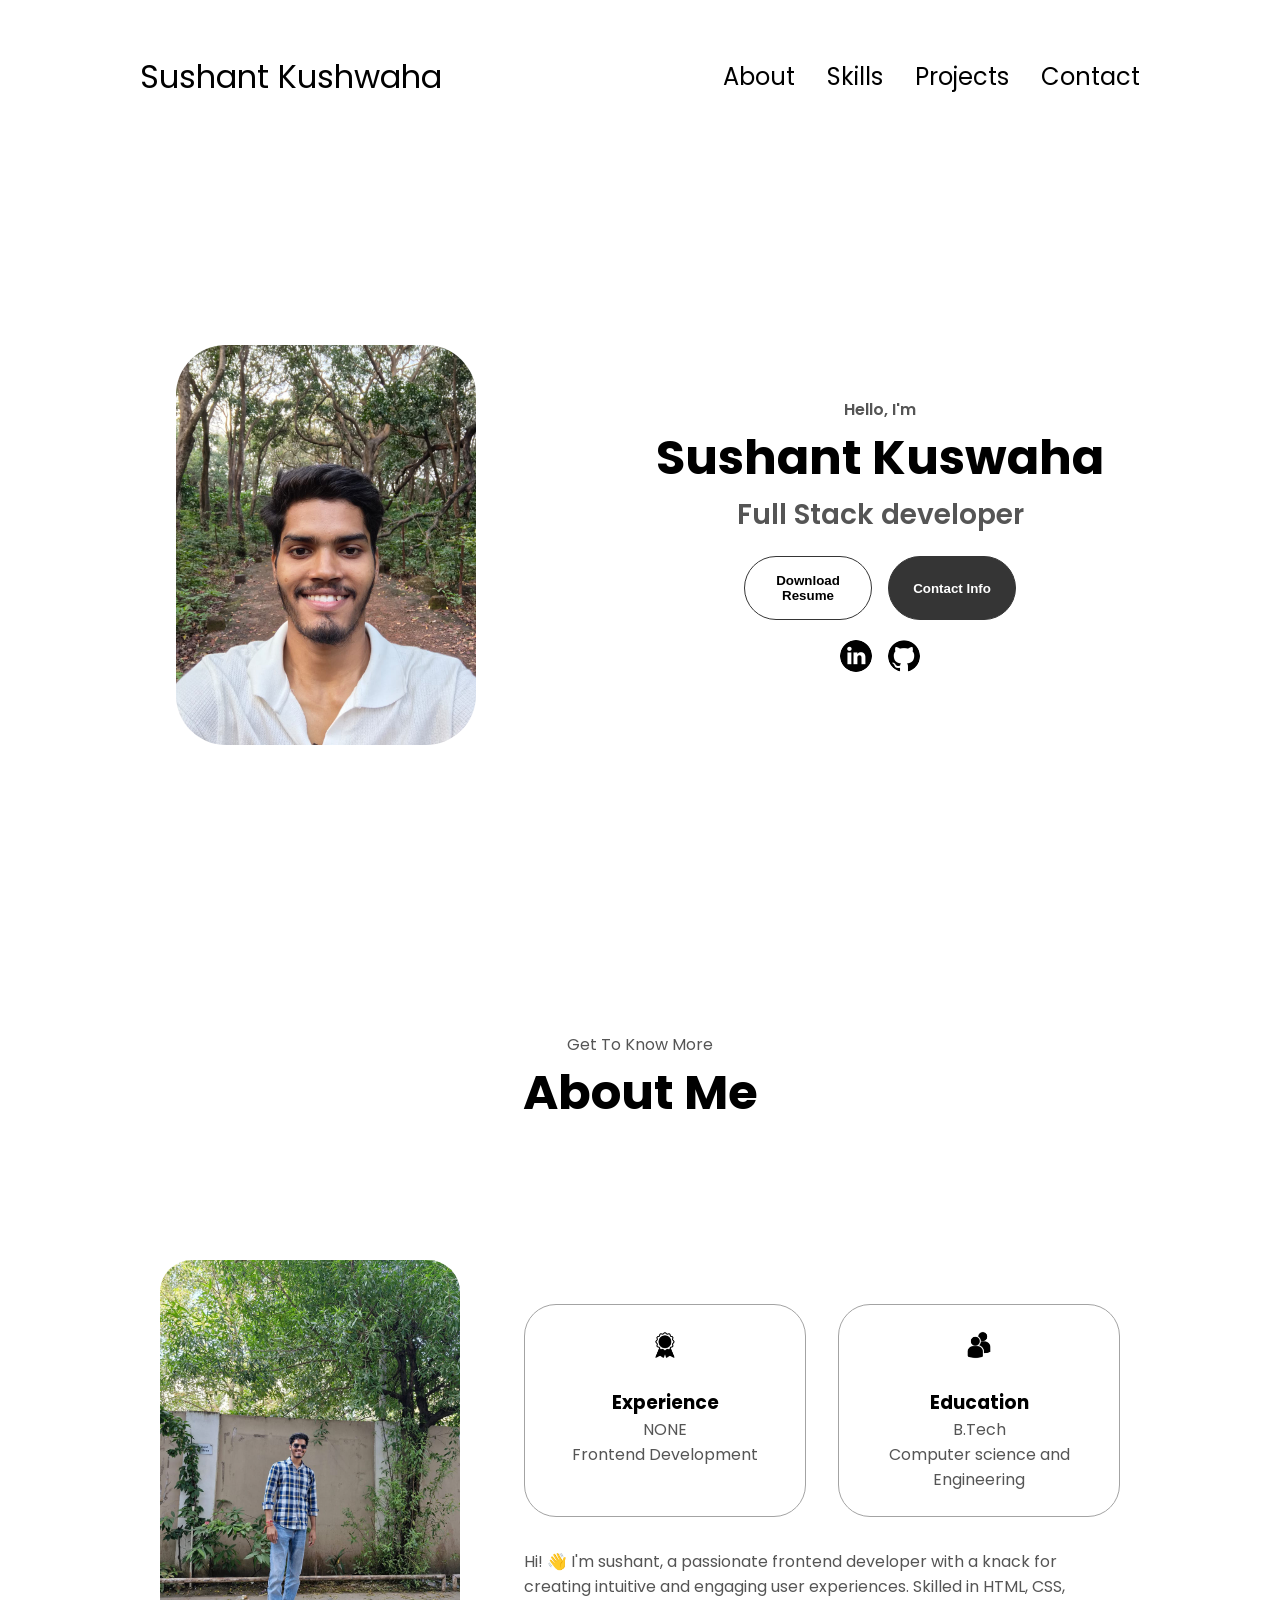
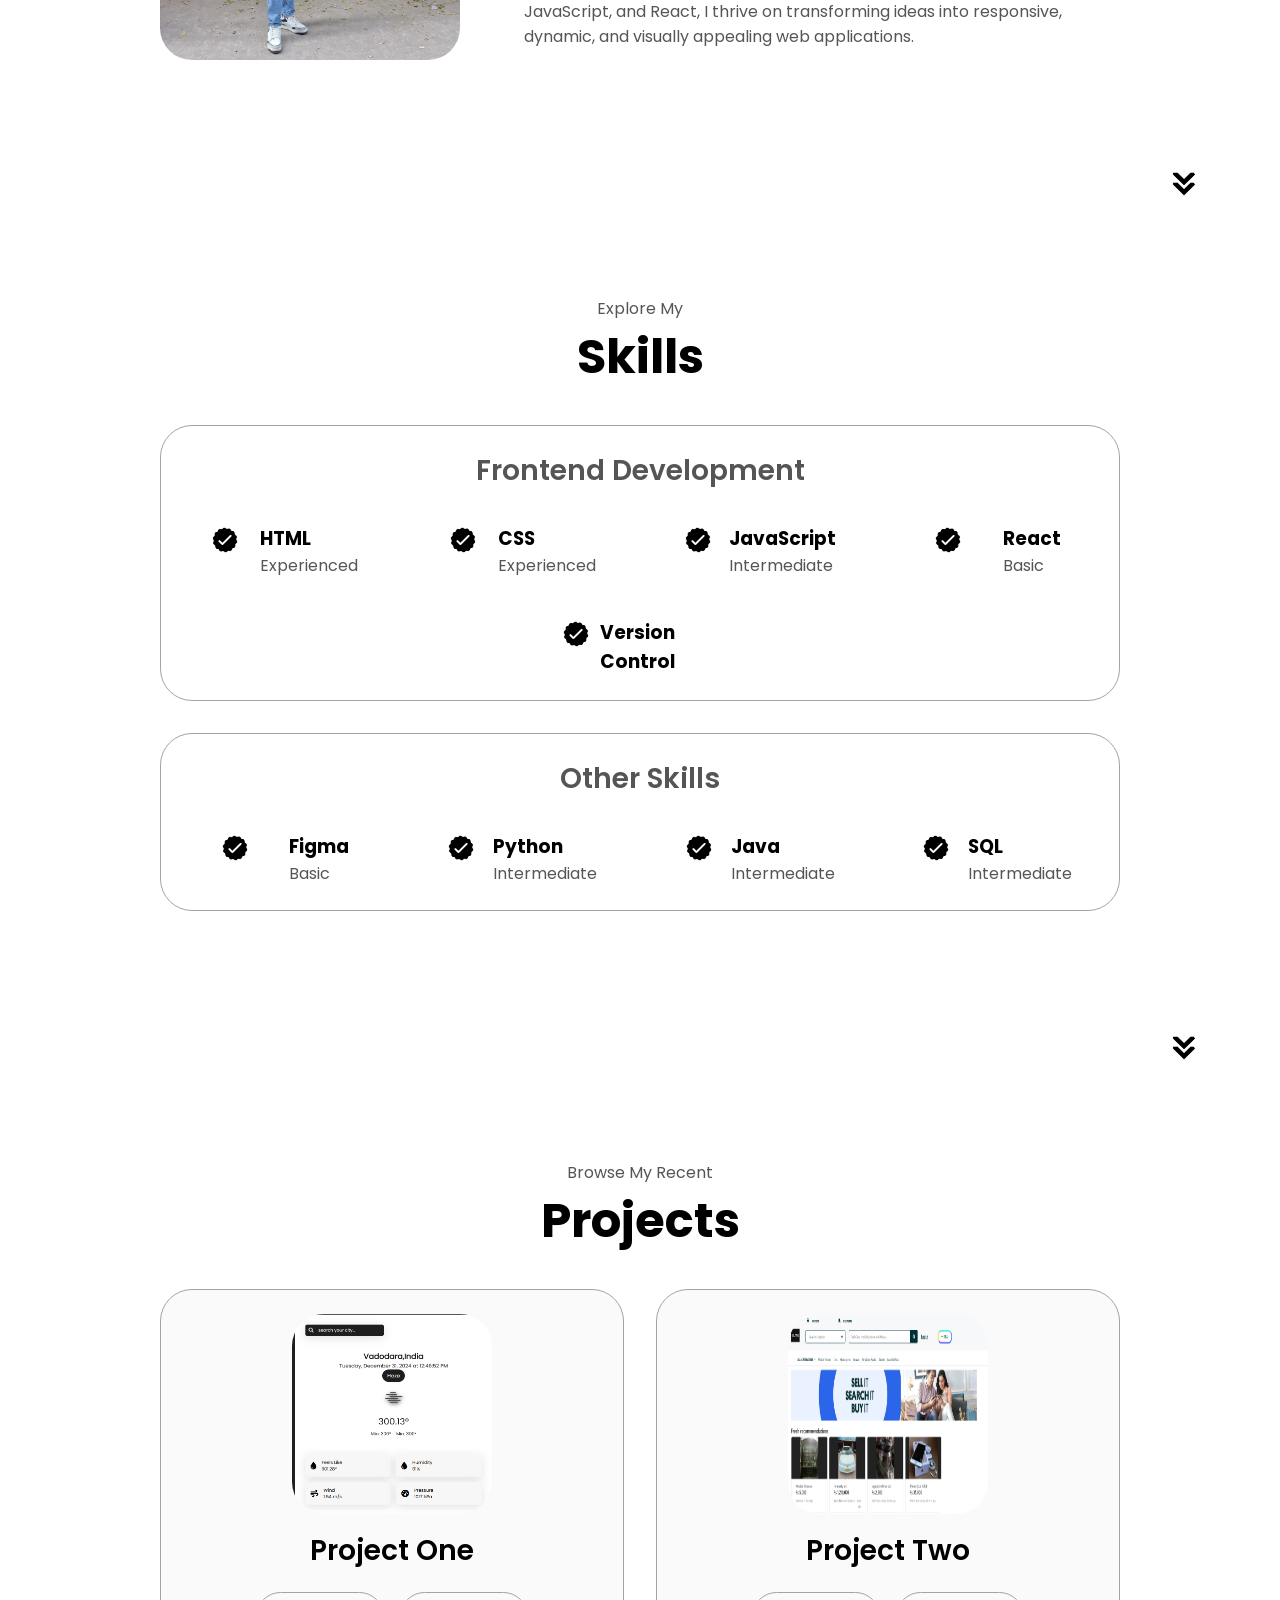
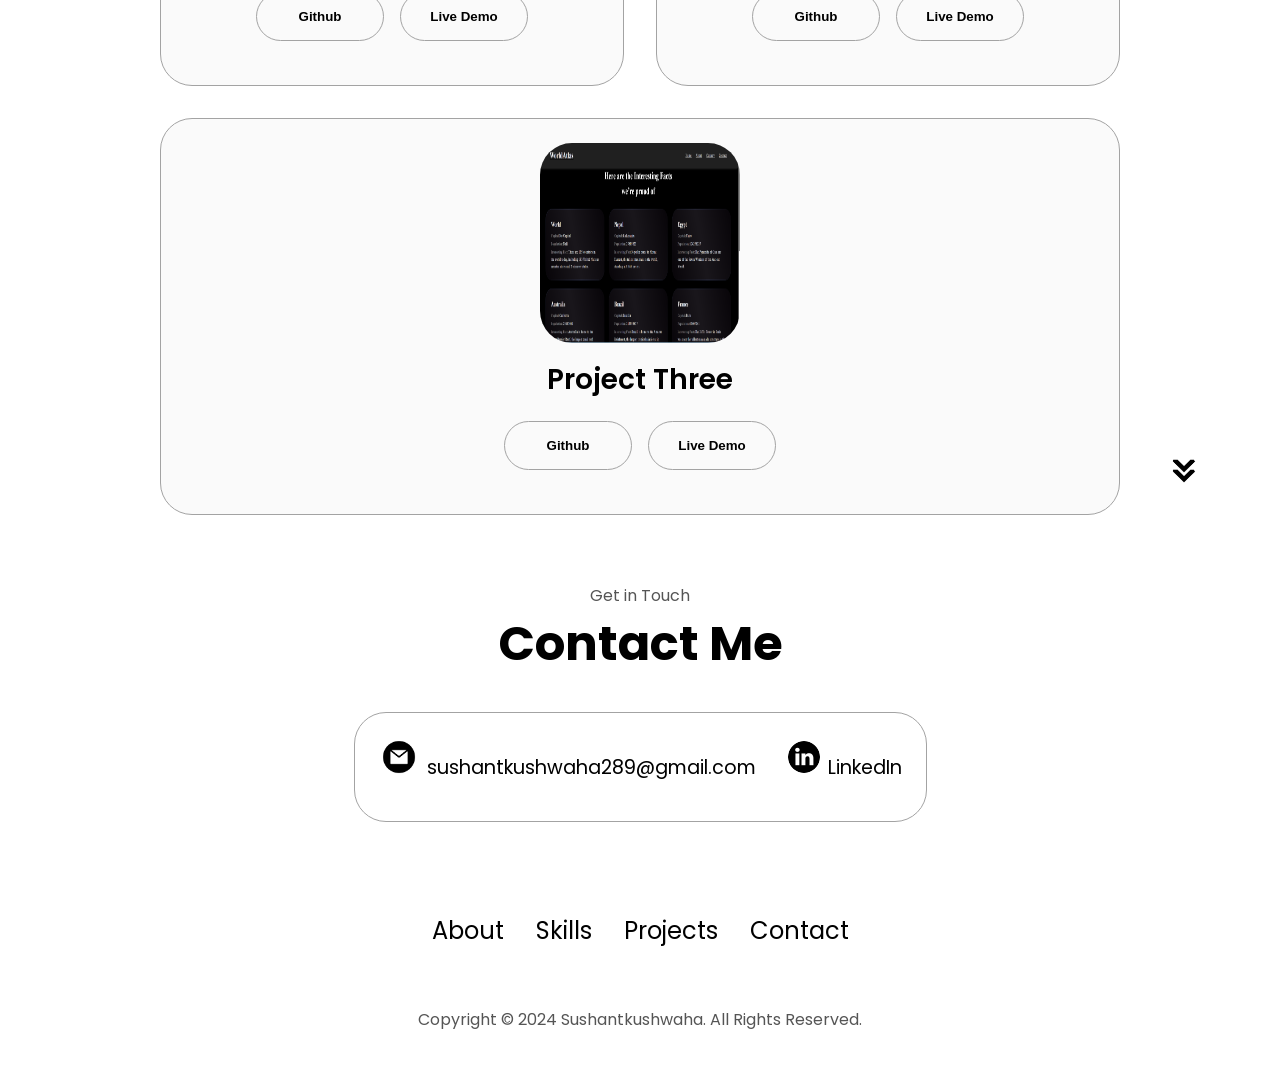
<file: index.html>
<!DOCTYPE html>
<html lang="en">
  <head>
    <meta charset="UTF-8" />
    <meta http-equiv="X-UA-Compatible" content="IE=edge" />
    <meta name="viewport" content="width=device-width, initial-scale=1.0" />
    <title>My Portfolio</title>
    <link rel="stylesheet" href="style.css" />
    <link rel="stylesheet" href="mediaqueries.css" />
  </head>
  <body>
    <nav id="desktop-nav">
      <div class="logo">Sushant Kushwaha</div>
      <div>
        <ul class="nav-links">
          <li><a href="#about">About</a></li>
          <li><a href="#experience">Skills</a></li>
          <li><a href="#projects">Projects</a></li>
          <li><a href="#contact">Contact</a></li>
        </ul>
      </div>
    </nav>
    <nav id="hamburger-nav">
      <div class="logo">Sushant Kushwaha</div>
      <div class="hamburger-menu">
        <div class="hamburger-icon" onclick="toggleMenu()">
          <span></span>
          <span></span>
          <span></span>
        </div>
        <div class="menu-links">
          <li><a href="#about" onclick="toggleMenu()">About</a></li>
          <li><a href="#experience" onclick="toggleMenu()">Experience</a></li>
          <li><a href="#projects" onclick="toggleMenu()">Projects</a></li>
          <li><a href="#contact" onclick="toggleMenu()">Contact</a></li>
        </div>
      </div>
    </nav>
    <section id="profile">
      <div class="section__pic-container">
        <img src="./assets/profilePic.jpg" alt="Sushant profile picture" />
      </div>
      <div class="section__text">
        <p class="section__text__p1">Hello, I'm</p>
        <h1 class="title">Sushant Kuswaha</h1>
        <p class="section__text__p2">Full Stack developer</p>
        <div class="btn-container">
          <button
            class="btn btn-color-2"
            onclick="window.open('./assets/my_resume.pdf')"
          >
            Download Resume
          </button>
          <button class="btn btn-color-1" onclick="location.href='./#contact'">
            Contact Info
          </button>
        </div>
        <div id="socials-container">
          <img
            src="./assets/linkedin.png"
            alt="My LinkedIn profile"
            class="icon"
            onclick="location.href='https://www.linkedin.com/in/sushantkushwaha/'"
          />
          <img
            src="./assets/github.png"
            alt="My Github profile"
            class="icon"
            onclick="location.href='https://github.com/sushantkushwaha28'"
          />
        </div>
      </div>
    </section>
    <section id="about">
      <p class="section__text__p1">Get To Know More</p>
      <h1 class="title">About Me</h1>
      <div class="section-container">
        <div class="section__pic-container">
          <img
            src="./assets/mypic.jpg"
            alt="Profile picture"
            class="about-pic"
          />
        </div>
        <div class="about-details-container">
          <div class="about-containers">
            <div class="details-container">
              <img
                src="./assets/experience.png"
                alt="Experience icon"
                class="icon"
              />
              <h3>Experience</h3>
              <p>NONE <br />Frontend Development</p>
            </div>
            <div class="details-container">
              <img
                src="./assets/education.png"
                alt="Education icon"
                class="icon"
              />
              <h3>Education</h3>
              <p>B.Tech<br/>Computer 
              science and Engineering</p>
            </div>
          </div>
          <div class="text-container">
            <p>
              Hi! 👋 I'm sushant, a passionate frontend developer with a knack for creating intuitive and engaging user experiences. Skilled in HTML, CSS, JavaScript, and React, I thrive on transforming ideas into responsive, dynamic, and visually appealing web applications.
            </p>
          </div>
        </div>
      </div>
      <img
        src="./assets/arrow.png"
        alt="Arrow icon"
        class="icon arrow"
        onclick="location.href='./#experience'"
      />
    </section>
    <section id="experience">
      <p class="section__text__p1">Explore My</p>
      <h1 class="title">Skills</h1>
      <div class="experience-details-container">
        <div class="about-containers">
          <div class="details-container">
            <h2 class="experience-sub-title">Frontend Development</h2>
            <div class="article-container">
              <article>
                <img
                  src="./assets/checkmark.png"
                  alt="Experience icon"
                  class="icon"
                />
                <div>
                  <h3>HTML</h3>
                  <p>Experienced</p>
                </div>
              </article>
              <article>
                <img
                  src="./assets/checkmark.png"
                  alt="Experience icon"
                  class="icon"
                />
                <div>
                  <h3>CSS</h3>
                  <p>Experienced</p>
                </div>
              </article>
              <article>
                <img
                  src="./assets/checkmark.png"
                  alt="Experience icon"
                  class="icon"
                />
                <div>
                  <h3>JavaScript</h3>
                  <p>Intermediate</p>
                </div>
              </article>
              <article>
                <img
                  src="./assets/checkmark.png"
                  alt="Experience icon"
                  class="icon"
                />
                <div>
                  <h3>React</h3>
                  <p>Basic</p>
                </div>
              </article>
              <article>
                <img
                  src="./assets/checkmark.png"
                  alt="Experience icon"
                  class="icon"
                />
                <!-- <div>
                  <h3>TypeScript</h3>
                  <p>Basic</p>
                </div>
              </article>
              <article>
                <img
                  src="./assets/checkmark.png"
                  alt="Experience icon"
                  class="icon"
                />
                <div> -->
                  <h3>Version Control</h3>
                  <!-- <p>Intermediate</p> -->
                </div>
              </article>
            </div>
          </div>
          <div class="details-container">
            <h2 class="experience-sub-title">Other Skills</h2>
            <div class="article-container">
              <article>
                <img
                  src="./assets/checkmark.png"
                  alt="Experience icon"
                  class="icon"
                />
                <div>
                  <h3>Figma</h3>
                  <p>Basic</p>
                </div>
              </article>
              <article>
                <img
                  src="./assets/checkmark.png"
                  alt="Experience icon"
                  class="icon"
                />
                <div>
                  <h3>Python</h3>
                  <p>Intermediate</p>
                </div>
              </article>
              <article>
                <img
                  src="./assets/checkmark.png"
                  alt="Experience icon"
                  class="icon"
                />
                <div>
                  <h3>Java</h3>
                  <p>Intermediate</p>
                </div>
              </article>
              <article>
                <img
                  src="./assets/checkmark.png"
                  alt="Experience icon"
                  class="icon"
                />
                <div>
                  <h3>SQL</h3>
                  <p>Intermediate</p>
                </div>
              </article>
            </div>
          </div>
        </div>
      </div>
      <img
        src="./assets/arrow.png"
        alt="Arrow icon"
        class="icon arrow"
        onclick="location.href='./#projects'"
      />
    </section>
    <section id="projects">
      <p class="section__text__p1">Browse My Recent</p>
      <h1 class="title">Projects</h1>
      <div class="experience-details-container">
        <div class="about-containers">
          <div class="details-container color-container">
            <div class="article-container">
              <img
                src="./assets/weather_api.png"
                alt="Project 1"
                class="project-img"
              />
            </div>
            <h2 class="experience-sub-title project-title">Project One</h2>
            <div class="btn-container">
              <button
                class="btn btn-color-2 project-btn"
                onclick="location.href='https://github.com/sushantkushwaha28/Weather-API.git'"
              >
                Github
              </button>
              <button
                class="btn btn-color-2 project-btn"
                onclick="location.href=''"
              >
                Live Demo
              </button>
            </div>
          </div>
          <div class="details-container color-container">
            <div class="article-container">
              <img
                src="./assets/rental.png"
                alt="Project 2"
                class="project-img"
              />
            </div>
            <h2 class="experience-sub-title project-title">Project Two</h2>
            <div class="btn-container">
              <button
                class="btn btn-color-2 project-btn"
                onclick="location.href='https://github.com/sushantkushwaha28/Rental-Website.git'"
              >
                Github
              </button>
              <button
                class="btn btn-color-2 project-btn"
                onclick="location.href='https://github.com/'"
              >
                Live Demo
              </button>
            </div>
          </div>
          <div class="details-container color-container">
            <div class="article-container">
              <img
                src="./assets/worldatlas.png"
                alt="Project 3"
                class="project-img"
              />
            </div>
            <h2 class="experience-sub-title project-title">Project Three</h2>
            <div class="btn-container">
              <button
                class="btn btn-color-2 project-btn"
                onclick="location.href='https://github.com/sushantkushwaha28/World-Atlas.git'"
              >
                Github
              </button>
              <button
                class="btn btn-color-2 project-btn"
                onclick="location.href='https://github.com/'"
              >
                Live Demo
              </button>
            </div>
          </div>
        </div>
      </div>
      <img
        src="./assets/arrow.png"
        alt="Arrow icon"
        class="icon arrow"
        onclick="location.href='./#contact'"
      />
    </section>
    <section id="contact">
      <p class="section__text__p1">Get in Touch</p>
      <h1 class="title">Contact Me</h1>
      <div class="contact-info-upper-container">
        <div class="contact-info-container">
          <img
            src="./assets/email.png"
            alt="Email icon"
            class="icon contact-icon email-icon"
          />
          <p><a href="">sushantkushwaha289@gmail.com</a></p>
        </div>
        <div class="contact-info-container">
          <img
            src="./assets/linkedin.png"
            alt="LinkedIn icon"
            class="icon contact-icon"
          />
          <p><a href="https://www.linkedin.com/in/sushantkushwaha/">LinkedIn</a></p>
        </div>
      </div>
    </section>
    <footer>
      <nav>
        <div class="nav-links-container">
          <ul class="nav-links">
            <li><a href="#about">About</a></li>
            <li><a href="#experience">Skills</a></li>
            <li><a href="#projects">Projects</a></li>
            <li><a href="#contact">Contact</a></li>
          </ul>
        </div>
      </nav>
      <p>Copyright &#169; 2024 Sushantkushwaha. All Rights Reserved.</p>
    </footer>
    <script src="script.js"></script>
  </body>
</html>
</file>
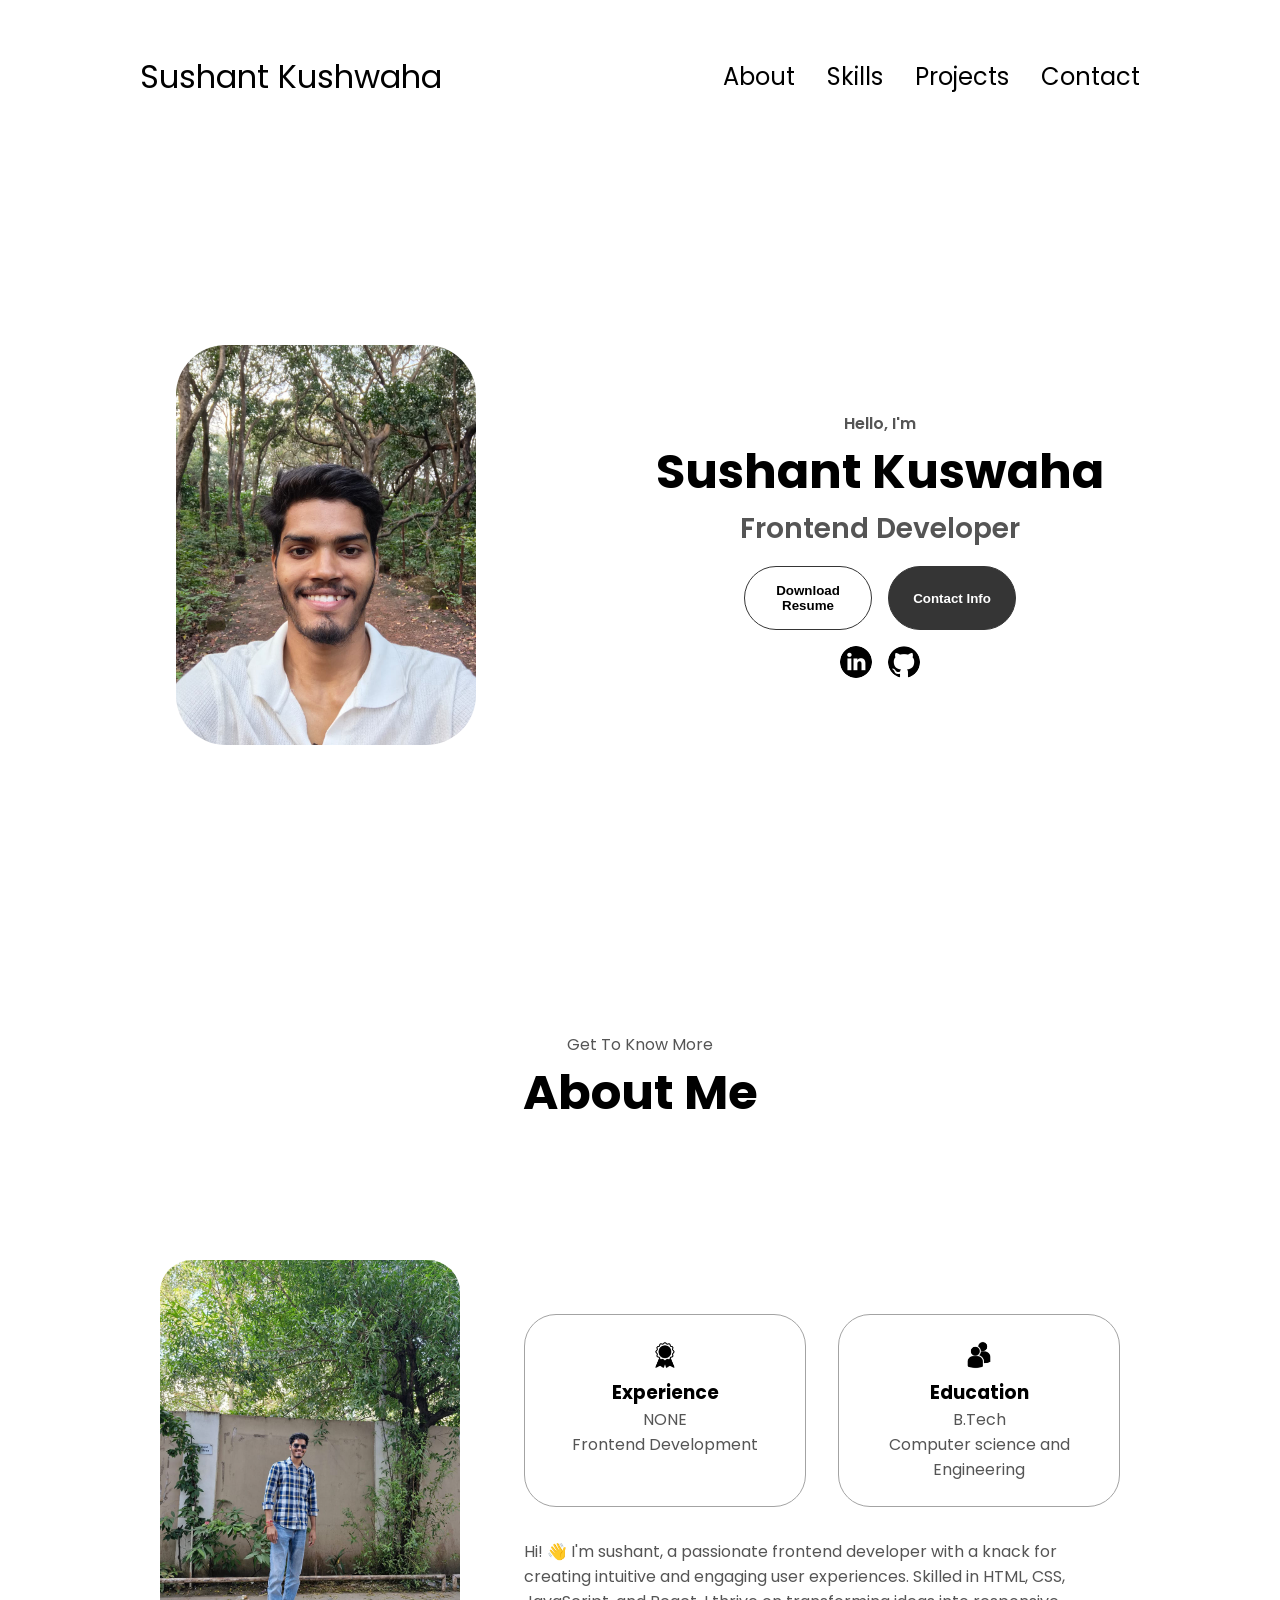
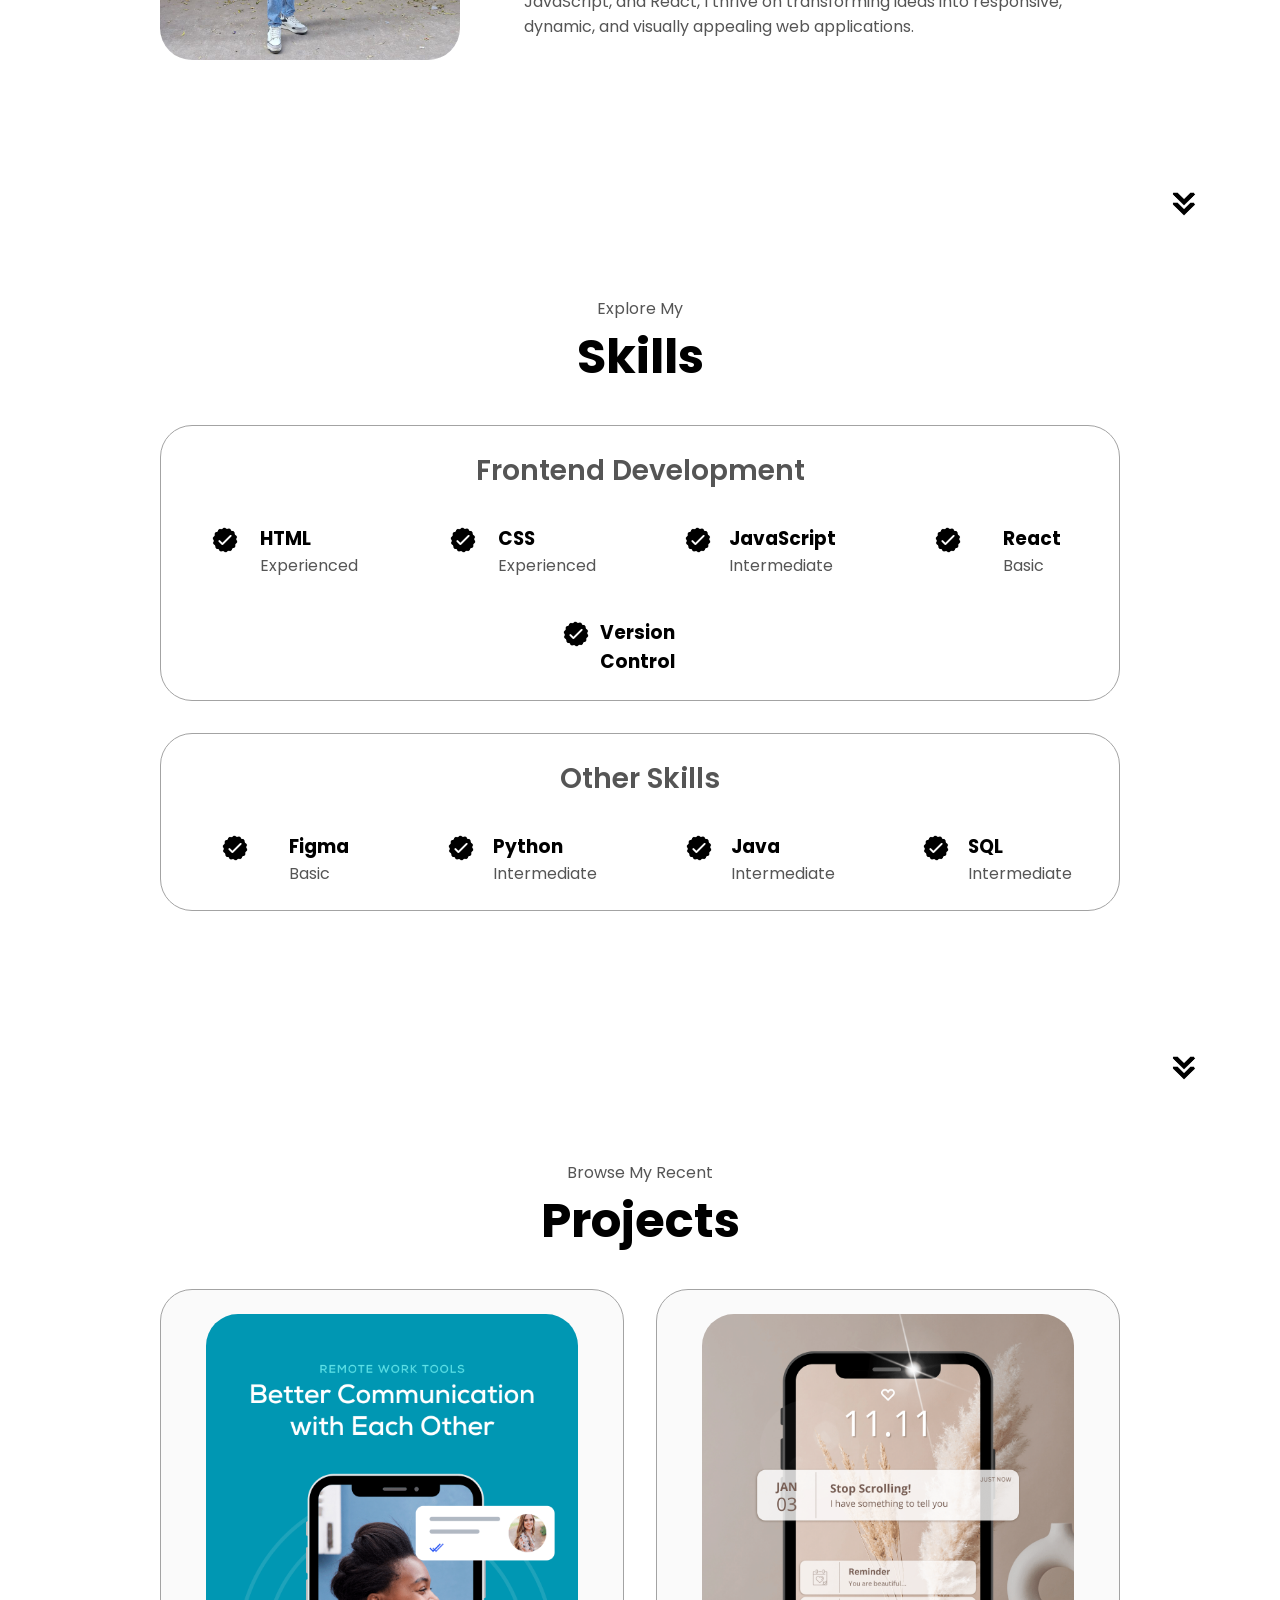
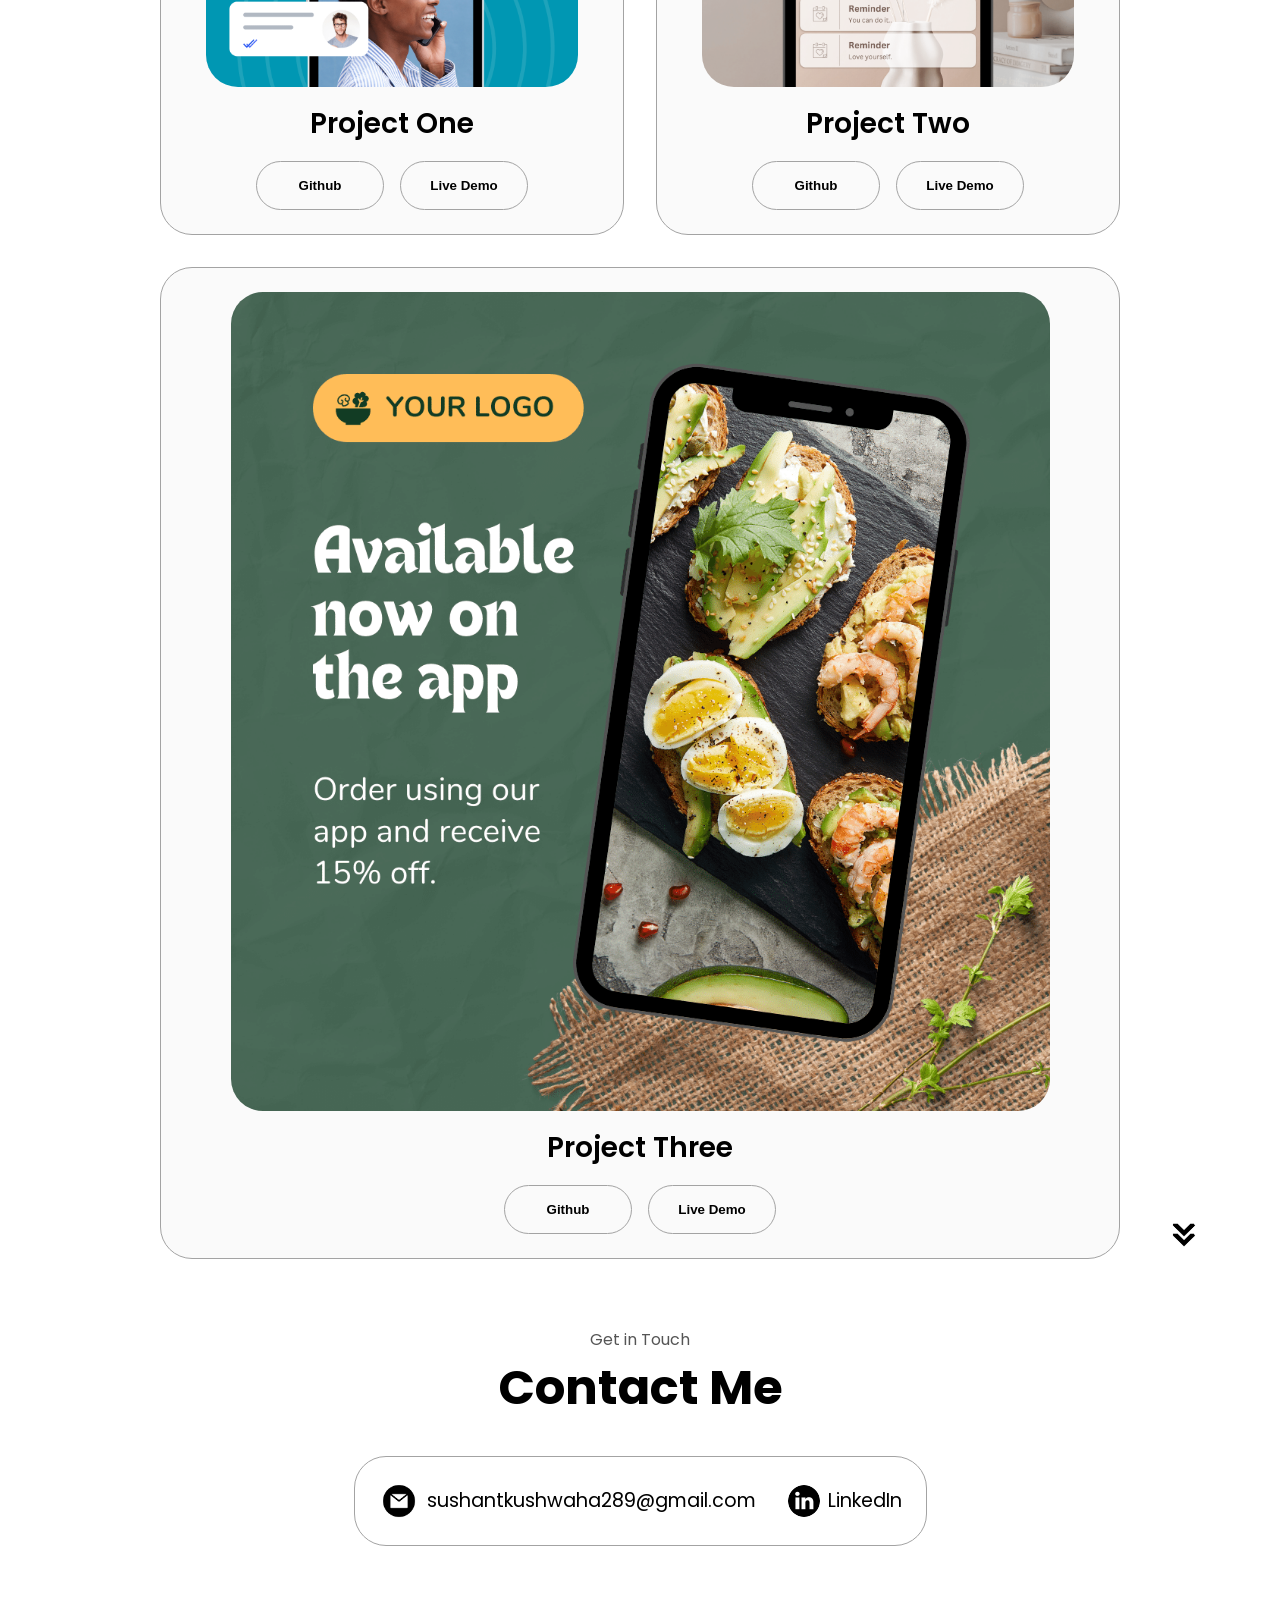
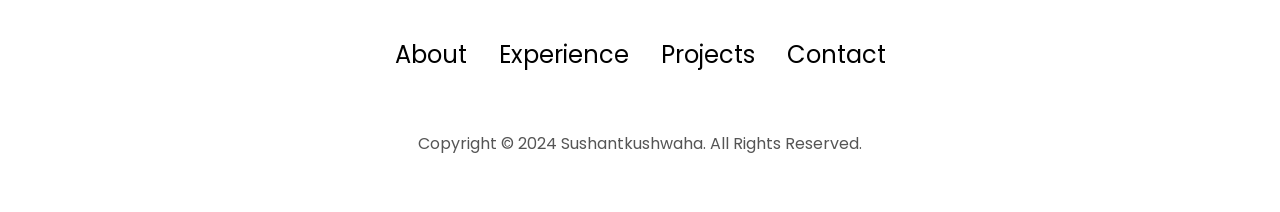
<file: myPortfolio/index.html>
<!DOCTYPE html>
<html lang="en">
  <head>
    <meta charset="UTF-8" />
    <meta http-equiv="X-UA-Compatible" content="IE=edge" />
    <meta name="viewport" content="width=device-width, initial-scale=1.0" />
    <title>My Portfolio</title>
    <link rel="stylesheet" href="style.css" />
    <link rel="stylesheet" href="mediaqueries.css" />
  </head>
  <body>
    <nav id="desktop-nav">
      <div class="logo">Sushant Kushwaha</div>
      <div>
        <ul class="nav-links">
          <li><a href="#about">About</a></li>
          <li><a href="#experience">Skills</a></li>
          <li><a href="#projects">Projects</a></li>
          <li><a href="#contact">Contact</a></li>
        </ul>
      </div>
    </nav>
    <nav id="hamburger-nav">
      <div class="logo">Sushant Kushwaha</div>
      <div class="hamburger-menu">
        <div class="hamburger-icon" onclick="toggleMenu()">
          <span></span>
          <span></span>
          <span></span>
        </div>
        <div class="menu-links">
          <li><a href="#about" onclick="toggleMenu()">About</a></li>
          <li><a href="#experience" onclick="toggleMenu()">Experience</a></li>
          <li><a href="#projects" onclick="toggleMenu()">Projects</a></li>
          <li><a href="#contact" onclick="toggleMenu()">Contact</a></li>
        </div>
      </div>
    </nav>
    <section id="profile">
      <div class="section__pic-container">
        <img src="./assets/profilePic.jpg" alt="Sushant profile picture" />
      </div>
      <div class="section__text">
        <p class="section__text__p1">Hello, I'm</p>
        <h1 class="title">Sushant Kuswaha</h1>
        <p class="section__text__p2">Frontend Developer</p>
        <div class="btn-container">
          <button
            class="btn btn-color-2"
            onclick="window.open('./assets/Myresume.pdf')"
          >
            Download Resume
          </button>
          <button class="btn btn-color-1" onclick="location.href='./#contact'">
            Contact Info
          </button>
        </div>
        <div id="socials-container">
          <img
            src="./assets/linkedin.png"
            alt="My LinkedIn profile"
            class="icon"
            onclick="location.href='https://www.linkedin.com/in/sushantkushwaha/'"
          />
          <img
            src="./assets/github.png"
            alt="My Github profile"
            class="icon"
            onclick="location.href='https://github.com/sushantkushwaha28'"
          />
        </div>
      </div>
    </section>
    <section id="about">
      <p class="section__text__p1">Get To Know More</p>
      <h1 class="title">About Me</h1>
      <div class="section-container">
        <div class="section__pic-container">
          <img
            src="./assets/mypic.jpg"
            alt="Profile picture"
            class="about-pic"
          />
        </div>
        <div class="about-details-container">
          <div class="about-containers">
            <div class="details-container">
              <img
                src="./assets/experience.png"
                alt="Experience icon"
                class="icon"
              />
              <h3>Experience</h3>
              <p>NONE <br />Frontend Development</p>
            </div>
            <div class="details-container">
              <img
                src="./assets/education.png"
                alt="Education icon"
                class="icon"
              />
              <h3>Education</h3>
              <p>B.Tech<br/>Computer 
              science and Engineering</p>
            </div>
          </div>
          <div class="text-container">
            <p>
              Hi! 👋 I'm sushant, a passionate frontend developer with a knack for creating intuitive and engaging user experiences. Skilled in HTML, CSS, JavaScript, and React, I thrive on transforming ideas into responsive, dynamic, and visually appealing web applications.
            </p>
          </div>
        </div>
      </div>
      <img
        src="./assets/arrow.png"
        alt="Arrow icon"
        class="icon arrow"
        onclick="location.href='./#experience'"
      />
    </section>
    <section id="experience">
      <p class="section__text__p1">Explore My</p>
      <h1 class="title">Skills</h1>
      <div class="experience-details-container">
        <div class="about-containers">
          <div class="details-container">
            <h2 class="experience-sub-title">Frontend Development</h2>
            <div class="article-container">
              <article>
                <img
                  src="./assets/checkmark.png"
                  alt="Experience icon"
                  class="icon"
                />
                <div>
                  <h3>HTML</h3>
                  <p>Experienced</p>
                </div>
              </article>
              <article>
                <img
                  src="./assets/checkmark.png"
                  alt="Experience icon"
                  class="icon"
                />
                <div>
                  <h3>CSS</h3>
                  <p>Experienced</p>
                </div>
              </article>
              <article>
                <img
                  src="./assets/checkmark.png"
                  alt="Experience icon"
                  class="icon"
                />
                <div>
                  <h3>JavaScript</h3>
                  <p>Intermediate</p>
                </div>
              </article>
              <article>
                <img
                  src="./assets/checkmark.png"
                  alt="Experience icon"
                  class="icon"
                />
                <div>
                  <h3>React</h3>
                  <p>Basic</p>
                </div>
              </article>
              <article>
                <img
                  src="./assets/checkmark.png"
                  alt="Experience icon"
                  class="icon"
                />
                <!-- <div>
                  <h3>TypeScript</h3>
                  <p>Basic</p>
                </div>
              </article>
              <article>
                <img
                  src="./assets/checkmark.png"
                  alt="Experience icon"
                  class="icon"
                />
                <div> -->
                  <h3>Version Control</h3>
                  <!-- <p>Intermediate</p> -->
                </div>
              </article>
            </div>
          </div>
          <div class="details-container">
            <h2 class="experience-sub-title">Other Skills</h2>
            <div class="article-container">
              <article>
                <img
                  src="./assets/checkmark.png"
                  alt="Experience icon"
                  class="icon"
                />
                <div>
                  <h3>Figma</h3>
                  <p>Basic</p>
                </div>
              </article>
              <article>
                <img
                  src="./assets/checkmark.png"
                  alt="Experience icon"
                  class="icon"
                />
                <div>
                  <h3>Python</h3>
                  <p>Intermediate</p>
                </div>
              </article>
              <article>
                <img
                  src="./assets/checkmark.png"
                  alt="Experience icon"
                  class="icon"
                />
                <div>
                  <h3>Java</h3>
                  <p>Intermediate</p>
                </div>
              </article>
              <article>
                <img
                  src="./assets/checkmark.png"
                  alt="Experience icon"
                  class="icon"
                />
                <div>
                  <h3>SQL</h3>
                  <p>Intermediate</p>
                </div>
              </article>
            </div>
          </div>
        </div>
      </div>
      <img
        src="./assets/arrow.png"
        alt="Arrow icon"
        class="icon arrow"
        onclick="location.href='./#projects'"
      />
    </section>
    <section id="projects">
      <p class="section__text__p1">Browse My Recent</p>
      <h1 class="title">Projects</h1>
      <div class="experience-details-container">
        <div class="about-containers">
          <div class="details-container color-container">
            <div class="article-container">
              <img
                src="./assets/project-1.png"
                alt="Project 1"
                class="project-img"
              />
            </div>
            <h2 class="experience-sub-title project-title">Project One</h2>
            <div class="btn-container">
              <button
                class="btn btn-color-2 project-btn"
                onclick="location.href='https://github.com/'"
              >
                Github
              </button>
              <button
                class="btn btn-color-2 project-btn"
                onclick="location.href='https://github.com/'"
              >
                Live Demo
              </button>
            </div>
          </div>
          <div class="details-container color-container">
            <div class="article-container">
              <img
                src="./assets/project-2.png"
                alt="Project 2"
                class="project-img"
              />
            </div>
            <h2 class="experience-sub-title project-title">Project Two</h2>
            <div class="btn-container">
              <button
                class="btn btn-color-2 project-btn"
                onclick="location.href='https://github.com/'"
              >
                Github
              </button>
              <button
                class="btn btn-color-2 project-btn"
                onclick="location.href='https://github.com/'"
              >
                Live Demo
              </button>
            </div>
          </div>
          <div class="details-container color-container">
            <div class="article-container">
              <img
                src="./assets/project-3.png"
                alt="Project 3"
                class="project-img"
              />
            </div>
            <h2 class="experience-sub-title project-title">Project Three</h2>
            <div class="btn-container">
              <button
                class="btn btn-color-2 project-btn"
                onclick="location.href='https://github.com/'"
              >
                Github
              </button>
              <button
                class="btn btn-color-2 project-btn"
                onclick="location.href='https://github.com/'"
              >
                Live Demo
              </button>
            </div>
          </div>
        </div>
      </div>
      <img
        src="./assets/arrow.png"
        alt="Arrow icon"
        class="icon arrow"
        onclick="location.href='./#contact'"
      />
    </section>
    <section id="contact">
      <p class="section__text__p1">Get in Touch</p>
      <h1 class="title">Contact Me</h1>
      <div class="contact-info-upper-container">
        <div class="contact-info-container">
          <img
            src="./assets/email.png"
            alt="Email icon"
            class="icon contact-icon email-icon"
          />
          <p><a href="sushantkushwaha289@gmail.com">sushantkushwaha289@gmail.com</a></p>
        </div>
        <div class="contact-info-container">
          <img
            src="./assets/linkedin.png"
            alt="LinkedIn icon"
            class="icon contact-icon"
          />
          <p><a href="https://www.linkedin.com/in/sushantkushwaha/">LinkedIn</a></p>
        </div>
      </div>
    </section>
    <footer>
      <nav>
        <div class="nav-links-container">
          <ul class="nav-links">
            <li><a href="#about">About</a></li>
            <li><a href="#experience">Experience</a></li>
            <li><a href="#projects">Projects</a></li>
            <li><a href="#contact">Contact</a></li>
          </ul>
        </div>
      </nav>
      <p>Copyright &#169; 2024 Sushantkushwaha. All Rights Reserved.</p>
    </footer>
    <script src="script.js"></script>
  </body>
</html>
</file>
<file: style.css>
/* GENERAL */

@import url("https://fonts.googleapis.com/css2?family=Poppins:wght@300;400;500;600&display=swap");

* {
  margin: 0;
  padding: 0;
}

body {
  font-family: "Poppins", sans-serif;
}

html {
  scroll-behavior: smooth;
}

p {
  color: rgb(85, 85, 85);
}

/* TRANSITION */

a,
.btn {
  transition: all 300ms ease;
}

/* DESKTOP NAV */

nav,
.nav-links {
  display: flex;
}

nav {
  justify-content: space-around;
  align-items: center;
  height: 17vh;
}

.nav-links {
  gap: 2rem;
  list-style: none;
  font-size: 1.5rem;
}

a {
  color: black;
  text-decoration: none;
  text-decoration-color: white;
}

a:hover {
  color: grey;
  text-decoration: underline;
  text-underline-offset: 1rem;
  text-decoration-color: rgb(181, 181, 181);
}

.logo {
  font-size: 2rem;
}

.logo:hover {
  cursor: default;
}

/* HAMBURGER MENU */

#hamburger-nav {
  display: none;
}

.hamburger-menu {
  position: relative;
  display: inline-block;
}

.hamburger-icon {
  display: flex;
  flex-direction: column;
  justify-content: space-between;
  height: 24px;
  width: 30px;
  cursor: pointer;
}

.hamburger-icon span {
  width: 100%;
  height: 2px;
  background-color: black;
  transition: all 0.3 ease-in-out;
}

.menu-links {
  position: absolute;
  top: 100%;
  right: 0;
  background-color: white;
  width: fit-content;
  max-height: 0;
  overflow: hidden;
  transition: all 0.3 ease-in-out;
}

.menu-links a {
  display: block;
  padding: 10px;
  text-align: center;
  font-size: 1.5rem;
  color: black;
  text-decoration: none;
  transition: all 0.3 ease-in-out;
}

.menu-links li {
  list-style: none;
}

.menu-links.open {
  max-height: 300px;
}

.hamburger-icon.open span:first-child {
  transform: rotate(45deg) translate(10px, 5px);
}

.hamburger-icon.open span:nth-child(2) {
  opacity: 0;
}

.hamburger-icon.open span:last-child {
  transform: rotate(-45deg) translate(10px, -5px);
}

.hamburger-icon span:first-child {
  transform: none;
}

.hamburger-icon span:first-child {
  opacity: 1;
}

.hamburger-icon span:first-child {
  transform: none;
}
img{
  border-radius:50px;
}
/* SECTIONS */

section {
  padding-top: 4vh;
  height: 96vh;
  margin: 0 10rem;
  box-sizing: border-box;
  min-height: fit-content;
}

.section-container {
  display: flex;
}

/* PROFILE SECTION */

#profile {
  display: flex;
  justify-content: center;
  gap: 5rem;
  height: 80vh;
}

.section__pic-container {
  display: flex;
  height: 400px;
  width: 400px;
  margin: auto 0;
}

.section__text {
  align-self: center;
  text-align: center;
}

.section__text p {
  font-weight: 600;
}

.section__text__p1 {
  text-align: center;
}

.section__text__p2 {
  font-size: 1.75rem;
  margin-bottom: 1rem;
}

.title {
  font-size: 3rem;
  text-align: center;
}

#socials-container {
  display: flex;
  justify-content: center;
  margin-top: 1rem;
  gap: 1rem;
}

/* ICONS */

.icon {
  cursor: pointer;
  height: 2rem;
  margin-bottom: 20px;
}

/* BUTTONS */

.btn-container {
  display: flex;
  justify-content: center;
  gap: 1rem;
  margin:20px;
  /* width: 200px; */
}

.btn {
  font-weight: 600;
  transition: all 300ms ease;
  padding: 1rem;
  width: 8rem;
  border-radius: 2rem;
  /* width: 200px; */
}

.btn-color-1,
.btn-color-2 {
  border: rgb(53, 53, 53) 0.1rem solid;
  /* width: 200px; */
}

.btn-color-1:hover,
.btn-color-2:hover {
  cursor: pointer;
}

.btn-color-1,
.btn-color-2:hover {
  background: rgb(53, 53, 53);
  color: white;
}

.btn-color-1:hover {
  background: rgb(0, 0, 0);
}

.btn-color-2 {
  background: none;
}

.btn-color-2:hover {
  border: rgb(255, 255, 255) 0.1rem solid;
}

.btn-container {
  gap: 1rem;
}

/* ABOUT SECTION */

#about {
  position: relative;
}

.about-containers {
  gap: 2rem;
  margin-bottom: 2rem;
  margin-top: 2rem;
}

.about-details-container {
  justify-content: center;
  flex-direction: column;
}

.about-containers,
.about-details-container {
  display: flex;
}

.about-pic {
  border-radius: 2rem;
}

.arrow {
  position: absolute;
  right: -5rem;
  bottom: 2.5rem;
}

.details-container {
  padding: 1.5rem;
  flex: 1;
  background: white;
  border-radius: 2rem;
  border: rgb(53, 53, 53) 0.1rem solid;
  border-color: rgb(163, 163, 163);
  text-align: center;
}

.section-container {
  gap: 4rem;
  height: 80%;
}

.section__pic-container {
  height: 400px;
  width: 400px;
  margin: auto 0;
}

/* EXPERIENCE SECTION */

#experience {
  position: relative;
}

.experience-sub-title {
  color: rgb(85, 85, 85);
  font-weight: 600;
  font-size: 1.75rem;
  margin-bottom: 2rem;
}

.experience-details-container {
  display: flex;
  justify-content: center;
  flex-direction: column;
}

.article-container {
  display: flex;
  text-align: initial;
  flex-wrap: wrap;
  flex-direction: row;
  gap: 2.5rem;
  justify-content: space-around;
}

article {
  display: flex;
  width: 10rem;
  justify-content: space-around;
  gap: 0.5rem;
}

article .icon {
  cursor: default;
}

/* PROJECTS SECTION */

#projects {
  position: relative;
}

.color-container {
  border-color: rgb(163, 163, 163);
  background: rgb(250, 250, 250);
}

.project-img {
  border-radius: 2rem;
  width: 200px;
  height: 200px;
}

.project-title {
  margin: 1rem;
  color: black;
}

.project-btn {
  color: black;
  border-color: rgb(163, 163, 163);
}

/* CONTACT */

#contact {
  display: flex;
  justify-content: center;
  flex-direction: column;
  height: 70vh;
}

.contact-info-upper-container {
  display: flex;
  justify-content: center;
  border-radius: 2rem;
  border: rgb(53, 53, 53) 0.1rem solid;
  border-color: rgb(163, 163, 163);
  background: (250, 250, 250);
  margin: 2rem auto;
  padding: 0.5rem;
}

.contact-info-container {
  display: flex;
  align-items: center;
  justify-content: center;
  gap: 0.5rem;
  margin: 1rem;
}

.contact-info-container p {
  font-size: larger;
}

.contact-icon {
  cursor: default;
}

.email-icon {
  height: 2.5rem;
}

/* FOOTER SECTION */

footer {
  height: 26vh;
  margin: 0 1rem;
}

footer p {
  text-align: center;
}
</file>
<file: mediaqueries.css>
@media screen and (max-width: 1400px) {
  #profile {
    height: 83vh;
    margin-bottom: 6rem;
  }
  .about-containers {
    flex-wrap: wrap;
  }
  #contact,
  #projects {
    height: fit-content;
  }
}

@media screen and (max-width: 1200px) {
  #desktop-nav {
    display: none;
  }
  #hamburger-nav {
    display: flex;
  }
  #skill,
  .experience-details-container {
    margin-top: 2rem;
  }
  #profile,
  .section-container {
    display: block;
  }
  .arrow {
    display: none;
  }
  section,
  .section-container {
    height: fit-content;
  }
  section {
    margin: 0 5%;
  }
  .section__pic-container {
    width: 275px;
    height: 275px;
    margin: 0 auto 2rem;
  }
  .about-containers {
    margin-top: 0;
  }
}

@media screen and (max-width: 600px) {
  #contact,
  footer {
    height: 40vh;
  }
  #profile {
    height: 83vh;
    margin-bottom: 0;
  }
  article {
    font-size: 1rem;
  }
  footer nav {
    height: fit-content;
    margin-bottom: 2rem;
  }
  .about-containers,
  .contact-info-upper-container,
  .btn-container {
    flex-wrap: wrap;
  }
  .contact-info-container {
    margin: 0;
  }
  .contact-info-container p,
  .nav-links li a {
    font-size: 1rem;
  }
  .experience-sub-title {
    font-size: 1.25rem;
  }
  .logo {
    font-size: 1.5rem;
  }
  .nav-links {
    flex-direction: column;
    gap: 0.5rem;
    text-align: center;
  }
  .section__pic-container {
    width: auto;
    height: 46vw;
    justify-content: center;
  }
  .section__text__p2 {
    font-size: 1.25rem;
  }
  .title {
    font-size: 2rem;
  }
  .text-container {
    text-align: justify;
  }
}
</file>
<file: myPortfolio/style.css>
/* GENERAL */

@import url("https://fonts.googleapis.com/css2?family=Poppins:wght@300;400;500;600&display=swap");

* {
  margin: 0;
  padding: 0;
}

body {
  font-family: "Poppins", sans-serif;
}

html {
  scroll-behavior: smooth;
}

p {
  color: rgb(85, 85, 85);
}

/* TRANSITION */

a,
.btn {
  transition: all 300ms ease;
}

/* DESKTOP NAV */

nav,
.nav-links {
  display: flex;
}

nav {
  justify-content: space-around;
  align-items: center;
  height: 17vh;
}

.nav-links {
  gap: 2rem;
  list-style: none;
  font-size: 1.5rem;
}

a {
  color: black;
  text-decoration: none;
  text-decoration-color: white;
}

a:hover {
  color: grey;
  text-decoration: underline;
  text-underline-offset: 1rem;
  text-decoration-color: rgb(181, 181, 181);
}

.logo {
  font-size: 2rem;
}

.logo:hover {
  cursor: default;
}

/* HAMBURGER MENU */

#hamburger-nav {
  display: none;
}

.hamburger-menu {
  position: relative;
  display: inline-block;
}

.hamburger-icon {
  display: flex;
  flex-direction: column;
  justify-content: space-between;
  height: 24px;
  width: 30px;
  cursor: pointer;
}

.hamburger-icon span {
  width: 100%;
  height: 2px;
  background-color: black;
  transition: all 0.3 ease-in-out;
}

.menu-links {
  position: absolute;
  top: 100%;
  right: 0;
  background-color: white;
  width: fit-content;
  max-height: 0;
  overflow: hidden;
  transition: all 0.3 ease-in-out;
}

.menu-links a {
  display: block;
  padding: 10px;
  text-align: center;
  font-size: 1.5rem;
  color: black;
  text-decoration: none;
  transition: all 0.3 ease-in-out;
}

.menu-links li {
  list-style: none;
}

.menu-links.open {
  max-height: 300px;
}

.hamburger-icon.open span:first-child {
  transform: rotate(45deg) translate(10px, 5px);
}

.hamburger-icon.open span:nth-child(2) {
  opacity: 0;
}

.hamburger-icon.open span:last-child {
  transform: rotate(-45deg) translate(10px, -5px);
}

.hamburger-icon span:first-child {
  transform: none;
}

.hamburger-icon span:first-child {
  opacity: 1;
}

.hamburger-icon span:first-child {
  transform: none;
}
img{
  border-radius:50px;
}
/* SECTIONS */

section {
  padding-top: 4vh;
  height: 96vh;
  margin: 0 10rem;
  box-sizing: border-box;
  min-height: fit-content;
}

.section-container {
  display: flex;
}

/* PROFILE SECTION */

#profile {
  display: flex;
  justify-content: center;
  gap: 5rem;
  height: 80vh;
}

.section__pic-container {
  display: flex;
  height: 400px;
  width: 400px;
  margin: auto 0;
}

.section__text {
  align-self: center;
  text-align: center;
}

.section__text p {
  font-weight: 600;
}

.section__text__p1 {
  text-align: center;
}

.section__text__p2 {
  font-size: 1.75rem;
  margin-bottom: 1rem;
}

.title {
  font-size: 3rem;
  text-align: center;
}

#socials-container {
  display: flex;
  justify-content: center;
  margin-top: 1rem;
  gap: 1rem;
}

/* ICONS */

.icon {
  cursor: pointer;
  height: 2rem;
}

/* BUTTONS */

.btn-container {
  display: flex;
  justify-content: center;
  gap: 1rem;
}

.btn {
  font-weight: 600;
  transition: all 300ms ease;
  padding: 1rem;
  width: 8rem;
  border-radius: 2rem;
}

.btn-color-1,
.btn-color-2 {
  border: rgb(53, 53, 53) 0.1rem solid;
}

.btn-color-1:hover,
.btn-color-2:hover {
  cursor: pointer;
}

.btn-color-1,
.btn-color-2:hover {
  background: rgb(53, 53, 53);
  color: white;
}

.btn-color-1:hover {
  background: rgb(0, 0, 0);
}

.btn-color-2 {
  background: none;
}

.btn-color-2:hover {
  border: rgb(255, 255, 255) 0.1rem solid;
}

.btn-container {
  gap: 1rem;
}

/* ABOUT SECTION */

#about {
  position: relative;
}

.about-containers {
  gap: 2rem;
  margin-bottom: 2rem;
  margin-top: 2rem;
}

.about-details-container {
  justify-content: center;
  flex-direction: column;
}

.about-containers,
.about-details-container {
  display: flex;
}

.about-pic {
  border-radius: 2rem;
}

.arrow {
  position: absolute;
  right: -5rem;
  bottom: 2.5rem;
}

.details-container {
  padding: 1.5rem;
  flex: 1;
  background: white;
  border-radius: 2rem;
  border: rgb(53, 53, 53) 0.1rem solid;
  border-color: rgb(163, 163, 163);
  text-align: center;
}

.section-container {
  gap: 4rem;
  height: 80%;
}

.section__pic-container {
  height: 400px;
  width: 400px;
  margin: auto 0;
}

/* EXPERIENCE SECTION */

#experience {
  position: relative;
}

.experience-sub-title {
  color: rgb(85, 85, 85);
  font-weight: 600;
  font-size: 1.75rem;
  margin-bottom: 2rem;
}

.experience-details-container {
  display: flex;
  justify-content: center;
  flex-direction: column;
}

.article-container {
  display: flex;
  text-align: initial;
  flex-wrap: wrap;
  flex-direction: row;
  gap: 2.5rem;
  justify-content: space-around;
}

article {
  display: flex;
  width: 10rem;
  justify-content: space-around;
  gap: 0.5rem;
}

article .icon {
  cursor: default;
}

/* PROJECTS SECTION */

#projects {
  position: relative;
}

.color-container {
  border-color: rgb(163, 163, 163);
  background: rgb(250, 250, 250);
}

.project-img {
  border-radius: 2rem;
  width: 90%;
  height: 90%;
}

.project-title {
  margin: 1rem;
  color: black;
}

.project-btn {
  color: black;
  border-color: rgb(163, 163, 163);
}

/* CONTACT */

#contact {
  display: flex;
  justify-content: center;
  flex-direction: column;
  height: 70vh;
}

.contact-info-upper-container {
  display: flex;
  justify-content: center;
  border-radius: 2rem;
  border: rgb(53, 53, 53) 0.1rem solid;
  border-color: rgb(163, 163, 163);
  background: (250, 250, 250);
  margin: 2rem auto;
  padding: 0.5rem;
}

.contact-info-container {
  display: flex;
  align-items: center;
  justify-content: center;
  gap: 0.5rem;
  margin: 1rem;
}

.contact-info-container p {
  font-size: larger;
}

.contact-icon {
  cursor: default;
}

.email-icon {
  height: 2.5rem;
}

/* FOOTER SECTION */

footer {
  height: 26vh;
  margin: 0 1rem;
}

footer p {
  text-align: center;
}
</file>
<file: myPortfolio/mediaqueries.css>
@media screen and (max-width: 1400px) {
  #profile {
    height: 83vh;
    margin-bottom: 6rem;
  }
  .about-containers {
    flex-wrap: wrap;
  }
  #contact,
  #projects {
    height: fit-content;
  }
}

@media screen and (max-width: 1200px) {
  #desktop-nav {
    display: none;
  }
  #hamburger-nav {
    display: flex;
  }
  #skill,
  .experience-details-container {
    margin-top: 2rem;
  }
  #profile,
  .section-container {
    display: block;
  }
  .arrow {
    display: none;
  }
  section,
  .section-container {
    height: fit-content;
  }
  section {
    margin: 0 5%;
  }
  .section__pic-container {
    width: 275px;
    height: 275px;
    margin: 0 auto 2rem;
  }
  .about-containers {
    margin-top: 0;
  }
}

@media screen and (max-width: 600px) {
  #contact,
  footer {
    height: 40vh;
  }
  #profile {
    height: 83vh;
    margin-bottom: 0;
  }
  article {
    font-size: 1rem;
  }
  footer nav {
    height: fit-content;
    margin-bottom: 2rem;
  }
  .about-containers,
  .contact-info-upper-container,
  .btn-container {
    flex-wrap: wrap;
  }
  .contact-info-container {
    margin: 0;
  }
  .contact-info-container p,
  .nav-links li a {
    font-size: 1rem;
  }
  .experience-sub-title {
    font-size: 1.25rem;
  }
  .logo {
    font-size: 1.5rem;
  }
  .nav-links {
    flex-direction: column;
    gap: 0.5rem;
    text-align: center;
  }
  .section__pic-container {
    width: auto;
    height: 46vw;
    justify-content: center;
  }
  .section__text__p2 {
    font-size: 1.25rem;
  }
  .title {
    font-size: 2rem;
  }
  .text-container {
    text-align: justify;
  }
}
</file>
